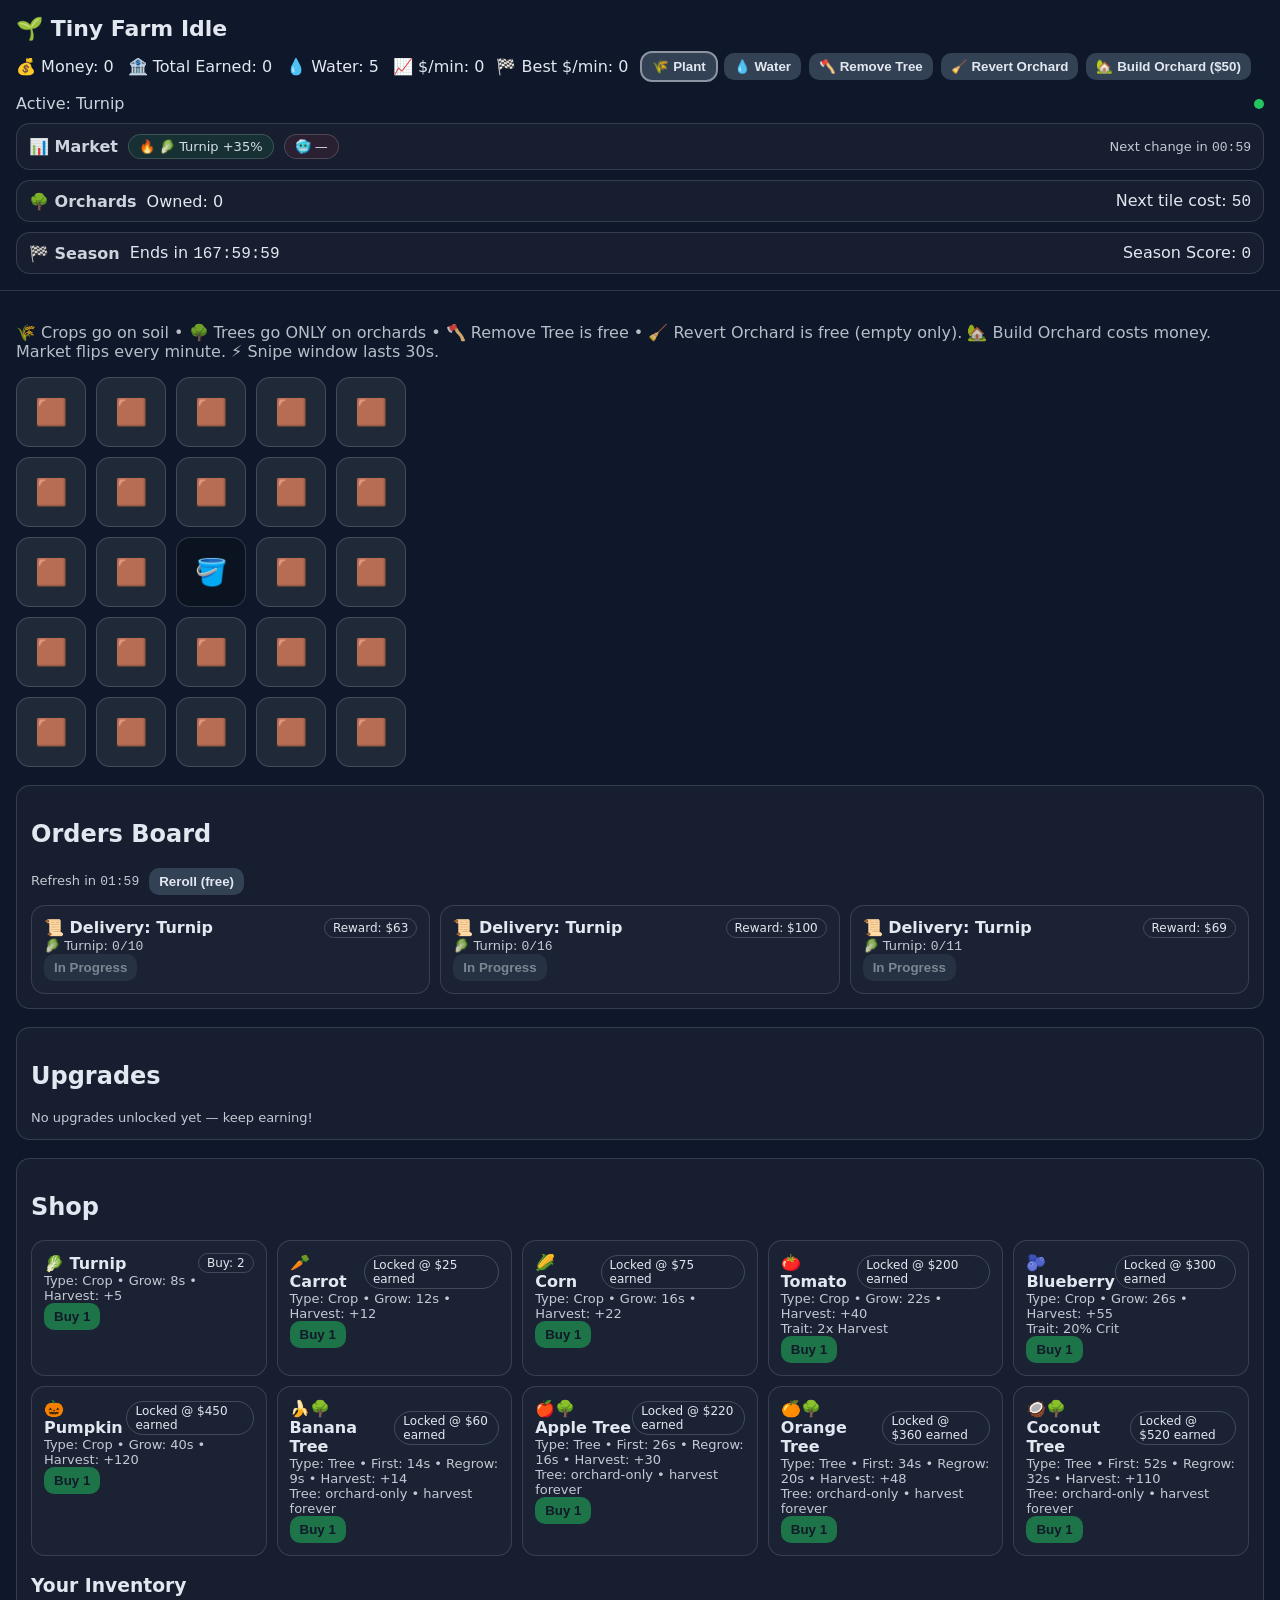
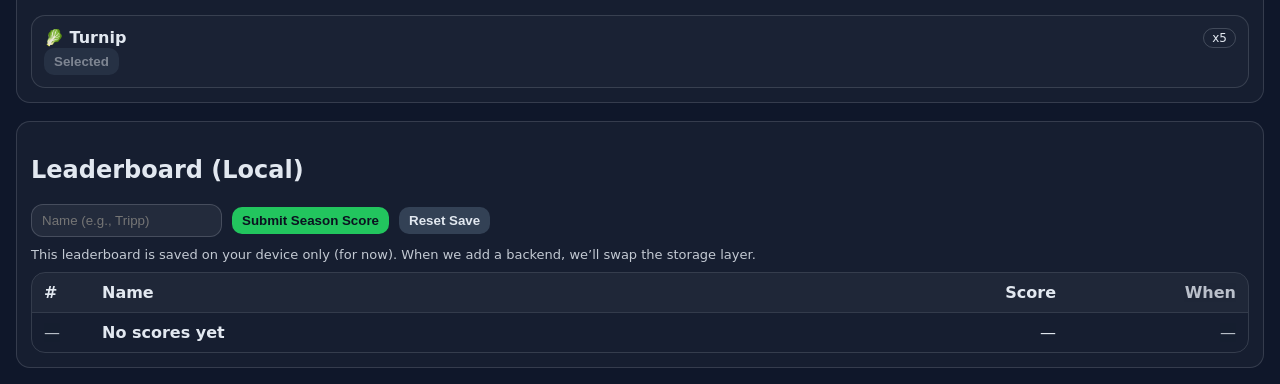
<file: index.html>
<!doctype html>
<html lang="en">
<head>
  <meta charset="utf-8">
  <meta http-equiv="refresh" content="0; url='v20260217T020917Z/'">
  <meta name="robots" content="noindex">
  <script>location.replace('v20260217T020917Z/');</script>
  <title>Redirecting…</title>
</head>
<body>
  Redirecting to <a href="v20260217T020917Z/">v20260217T020917Z/</a>
</body>
</html>
</file>
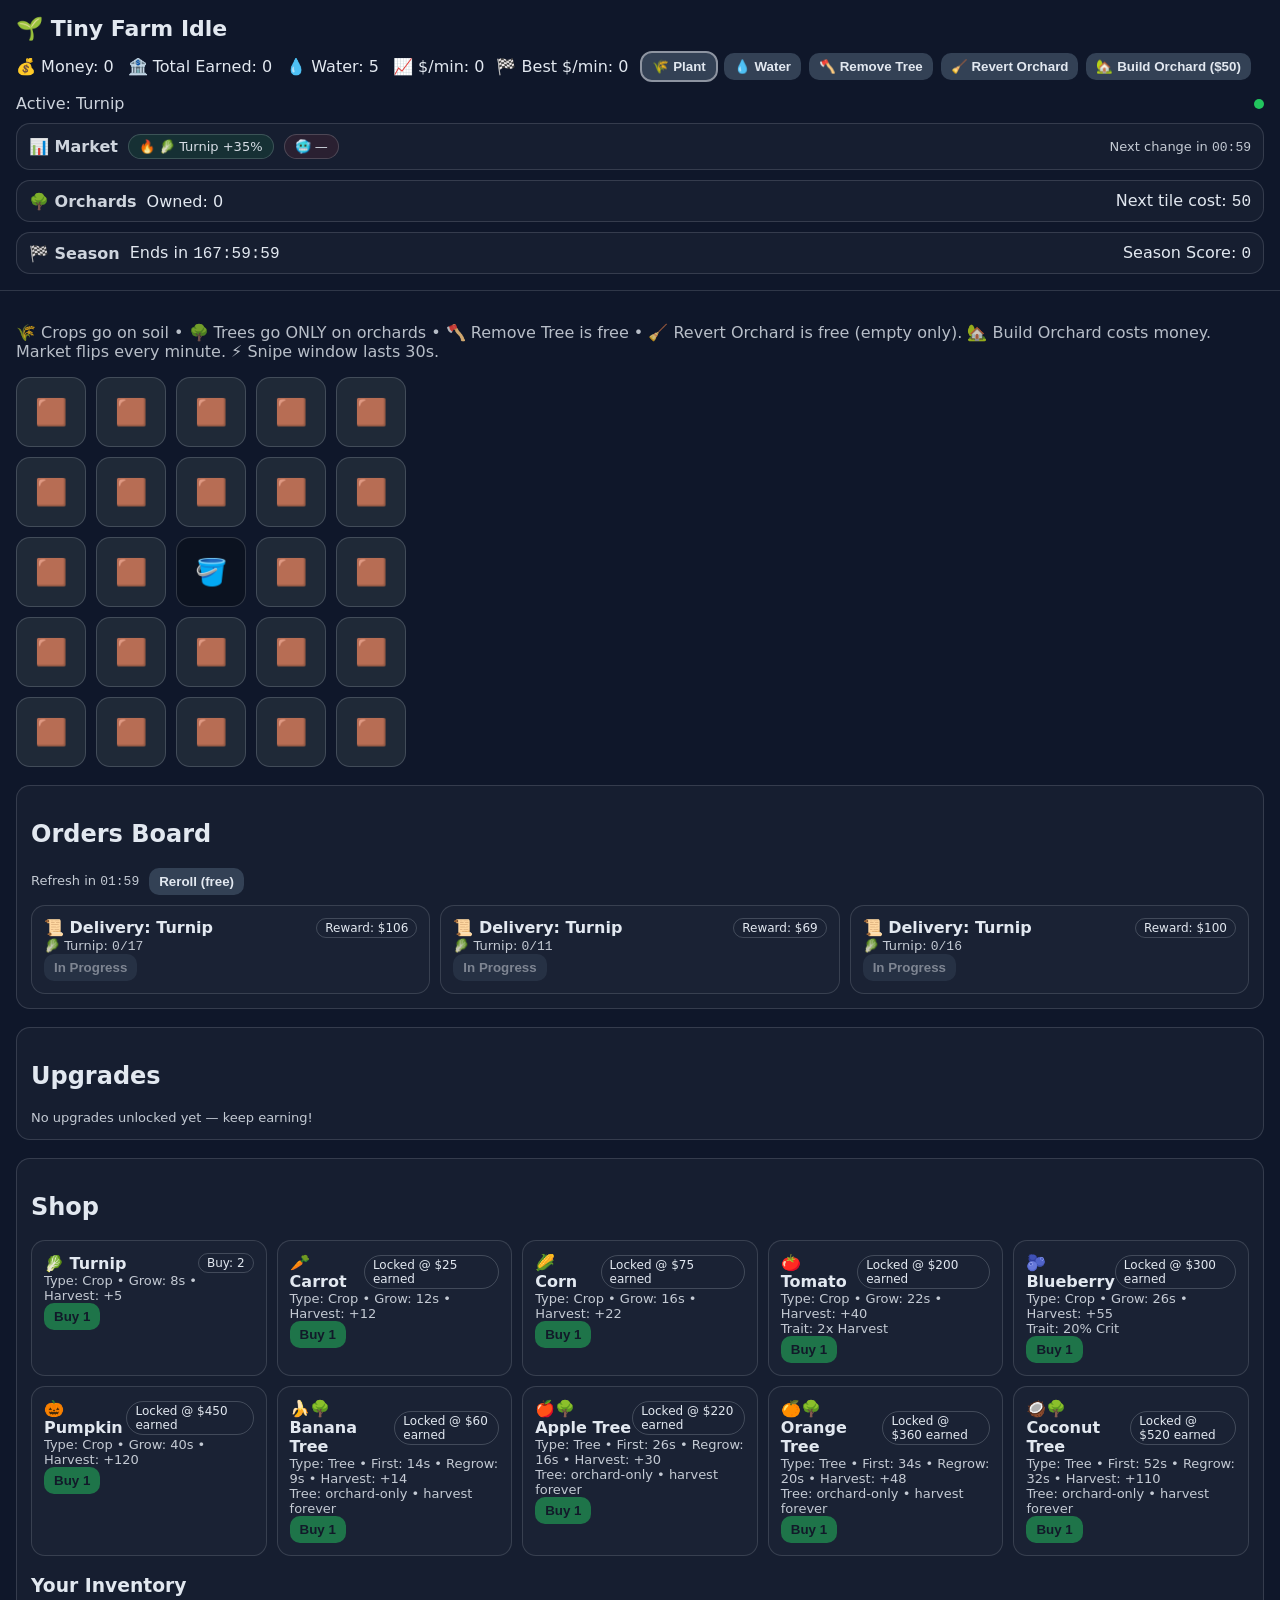
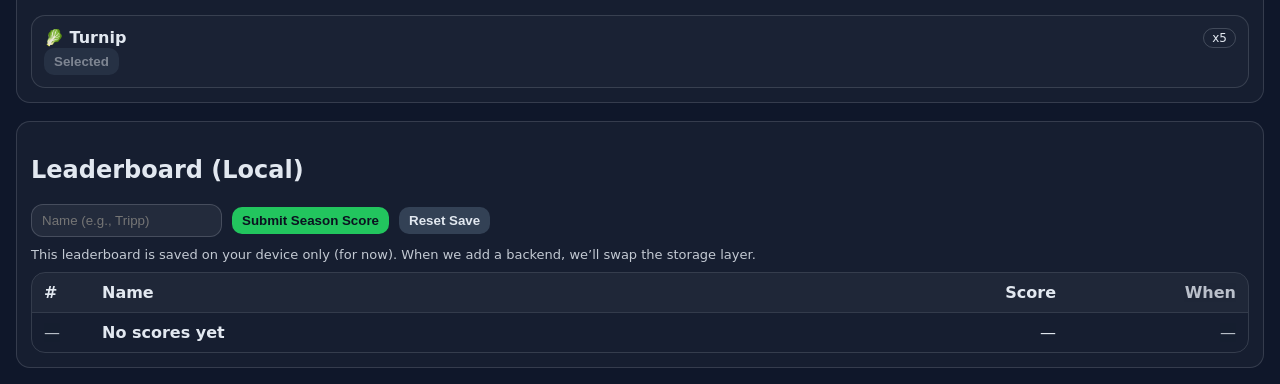
<file: v20260217T020917Z/index.html>
<!doctype html>
<html lang="en">
<head>
  <meta charset="UTF-8" />
  <meta name="viewport" content="width=device-width, initial-scale=1" />
  <title>Tiny Farm Idle</title>
  <link rel="stylesheet" href="style.css?v=20260217T0208Z" />
</head>

<body>
  <header>
    <h1>🌱 Tiny Farm Idle</h1>

    <div class="hud">
      <div>💰 Money: <span id="money">0</span></div>
      <div>🏦 Total Earned: <span id="totalEarned">0</span></div>
      <div>💧 Water: <span id="water">5</span></div>

      <div class="stats">
        <div>📈 $/min: <span id="moneyPerMin">0</span></div>
        <div>🏁 Best $/min: <span id="bestMoneyPerMin">0</span></div>
      </div>

      <div class="tools">
        <button id="toolPlant" class="tool active">🌾 Plant</button>
        <button id="toolWater" class="tool">💧 Water</button>
        <button id="toolRemove" class="tool">🪓 Remove Tree</button>
        <button id="toolRevert" class="tool">🧹 Revert Orchard</button>
        <button id="toolOrchard" class="tool">🏡 Build Orchard</button>
      </div>

      <div class="active-seed">
        Active: <span id="activeSeed">Turnip</span>
      </div>

      <div class="save-indicator">
        <span id="saveDot" class="save-dot"></span>
      </div>
    </div>

    <!-- Market UI -->
    <div class="market-bar">
      <span class="market-label">📊 Market</span>
      <span id="marketFeatured" class="market-pill featured">—</span>
      <span id="marketSlump" class="market-pill slump">—</span>
      <span id="snipeWindow" class="market-pill snipe hidden">⚡ Snipe: 00:00</span>
      <span class="market-spacer"></span>
      <span class="market-timer">Next change in <span id="marketTimer" class="mono">00:00</span></span>
    </div>

    <!-- Orchard UI -->
    <div class="orchard-bar">
      <span class="orchard-label">🌳 Orchards</span>
      <span>Owned: <span id="orchardCount">0</span></span>
      <span class="orchard-spacer"></span>
      <span>Next tile cost: <span id="orchardCost" class="mono">0</span></span>
    </div>

    <!-- Season UI -->
    <div class="season-bar">
      <span class="season-label">🏁 Season</span>
      <span>Ends in <span id="seasonTimer" class="mono">00:00:00</span></span>
      <span class="season-spacer"></span>
      <span>Season Score: <span id="seasonScore" class="mono">0</span></span>
    </div>
  </header>

  <main>
    <p class="hint">
      🌾 Crops go on soil • 🌳 Trees go ONLY on orchards • 🪓 Remove Tree is free • 🧹 Revert Orchard is free (empty only).
      🏡 Build Orchard costs money. Market flips every minute. ⚡ Snipe window lasts 30s.
    </p>

    <div id="grid" class="grid"></div>

    <section class="panel">
      <h2>Orders Board</h2>
      <div class="row">
        <div class="small">Refresh in <span id="ordersTimer" class="mono">00:00</span></div>
        <button id="ordersReroll" class="btn secondary">Reroll (free)</button>
      </div>
      <div id="orders" class="cards"></div>
    </section>

    <section class="panel">
      <h2>Upgrades</h2>
      <div id="upgrades" class="cards"></div>
    </section>

    <section class="panel">
      <h2>Shop</h2>
      <div id="shopItems" class="cards"></div>

      <h3>Your Inventory</h3>
      <div id="inventory" class="cards"></div>
    </section>

    <section class="panel">
      <h2>Leaderboard (Local)</h2>
      <div class="row">
        <input id="playerName" class="input" maxlength="16" placeholder="Name (e.g., Tripp)" />
        <button id="submitScore" class="btn">Submit Season Score</button>
        <button id="resetCareer" class="btn secondary">Reset Save</button>
      </div>

      <div class="small">
        This leaderboard is saved on your device only (for now). When we add a backend, we’ll swap the storage layer.
      </div>

      <div id="leaderboard" class="leaderboard"></div>
    </section>
  </main>

  <script src="game.js?v=20260217T0208Z"></script>
</body>
</html>
</file>
<file: v20260217T020917Z/style.css>
* { box-sizing: border-box; }

body {
  margin: 0;
  font-family: system-ui, -apple-system, Segoe UI, Roboto, Arial, sans-serif;
  background: #0f172a;
  color: #e2e8f0;
}

header {
  padding: 16px;
  border-bottom: 1px solid rgba(226,232,240,.15);
}

h1 { margin: 0 0 12px 0; font-size: 22px; }

.hud {
  display: flex;
  flex-wrap: wrap;
  gap: 14px;
  align-items: center;
}

.stats {
  display: flex;
  gap: 12px;
  flex-wrap: wrap;
}

.tools { display: flex; gap: 8px; flex-wrap: wrap; }

.tool {
  background: #334155;
  border: none;
  padding: 6px 10px;
  border-radius: 10px;
  font-weight: 700;
  cursor: pointer;
  color: #e2e8f0;
}

.tool.active { outline: 2px solid rgba(226,232,240,.6); }

.active-seed { opacity: .9; }

.save-indicator { margin-left: auto; display: flex; align-items: center; }

.save-dot {
  width: 10px;
  height: 10px;
  border-radius: 50%;
  background: #22c55e;
  transition: background 0.3s ease, transform 0.3s ease;
}

.save-dot.saving { background: #f59e0b; transform: scale(1.2); }

.market-bar, .orchard-bar, .season-bar {
  margin-top: 10px;
  padding: 10px 12px;
  border: 1px solid rgba(226,232,240,.15);
  border-radius: 14px;
  background: rgba(255,255,255,.03);
  display: flex;
  gap: 10px;
  flex-wrap: wrap;
  align-items: center;
}

.market-label, .orchard-label, .season-label { opacity: .9; font-weight: 800; }

.market-spacer, .orchard-spacer, .season-spacer { flex: 1; }

.market-pill {
  padding: 4px 10px;
  border-radius: 999px;
  border: 1px solid rgba(226,232,240,.2);
  font-size: 13px;
  opacity: .95;
  white-space: nowrap;
}

.market-pill.featured { background: rgba(34,197,94,.12); }
.market-pill.slump { background: rgba(239,68,68,.10); }
.market-pill.snipe { background: rgba(245,158,11,.14); border-color: rgba(245,158,11,.35); font-weight: 800; }

.hidden { display: none; }

.market-timer { opacity: .85; font-size: 13px; }

.mono {
  font-variant-numeric: tabular-nums;
  font-family: ui-monospace, SFMono-Regular, Menlo, Monaco, Consolas, "Liberation Mono", "Courier New", monospace;
}

main { padding: 16px; }
.hint { opacity: .8; }

.grid {
  display: grid;
  grid-template-columns: repeat(5, 70px);
  gap: 10px;
  margin-top: 14px;
}

.plot {
  width: 70px;
  height: 70px;
  border-radius: 14px;
  border: 1px solid rgba(226,232,240,.18);
  background: #1f2937;
  display: grid;
  place-items: center;
  font-size: 26px;
  cursor: pointer;
  user-select: none;
}

/* Soil states */
.state-empty { background: #1f2937; }
.state-growing { background: #1b4332; }
.state-ready { background: #14532d; }
.state-watered1 { background: #0b3b2e; }
.state-watered2 { background: #06261d; }

/* Orchard styling */
.orchard-tile {
  border-color: rgba(34,197,94,.35);
  box-shadow: 0 0 0 1px rgba(34,197,94,.10) inset;
}
.orchard-empty { background: #142032; }
.orchard-growing { background: #123022; }
.orchard-ready { background: #0f3b25; }
.orchard-watered1 { background: #0b2f26; }
.orchard-watered2 { background: #08211c; }

.state-well { background: #0b1220; }

.panel {
  margin-top: 18px;
  padding: 14px;
  border: 1px solid rgba(226,232,240,.15);
  border-radius: 14px;
  background: rgba(255,255,255,.03);
}

.cards {
  display: grid;
  grid-template-columns: repeat(auto-fit, minmax(220px, 1fr));
  gap: 10px;
}

.card {
  border: 1px solid rgba(226,232,240,.15);
  border-radius: 14px;
  padding: 12px;
  background: rgba(255,255,255,.02);
}

.card-top {
  display: flex;
  justify-content: space-between;
  align-items: center;
}

.small { opacity: .85; font-size: 13px; }

.btn {
  background: #22c55e;
  border: none;
  padding: 6px 10px;
  border-radius: 10px;
  font-weight: 800;
  cursor: pointer;
  color: #0b1220;
}

.btn.secondary { background: #334155; color: #e2e8f0; }
.btn:disabled { opacity: .5; cursor: not-allowed; }

.badge {
  padding: 2px 8px;
  border-radius: 999px;
  border: 1px solid rgba(226,232,240,.2);
  font-size: 12px;
}

.row {
  display: flex;
  gap: 10px;
  align-items: center;
  flex-wrap: wrap;
  margin-bottom: 10px;
}

.input {
  background: rgba(255,255,255,.06);
  border: 1px solid rgba(226,232,240,.18);
  color: #e2e8f0;
  padding: 8px 10px;
  border-radius: 12px;
  outline: none;
}

.leaderboard {
  margin-top: 10px;
  border: 1px solid rgba(226,232,240,.15);
  border-radius: 14px;
  overflow: hidden;
}

.lb-row {
  display: grid;
  grid-template-columns: 48px 1fr 150px 170px;
  gap: 10px;
  padding: 10px 12px;
  border-bottom: 1px solid rgba(226,232,240,.10);
  align-items: center;
}

.lb-row:last-child { border-bottom: none; }
.lb-head { background: rgba(255,255,255,.04); font-weight: 800; }
.lb-rank { opacity: .8; }
.lb-name { font-weight: 800; }
.lb-score { text-align: right; }
.lb-date { opacity: .8; text-align: right; }
</file>
